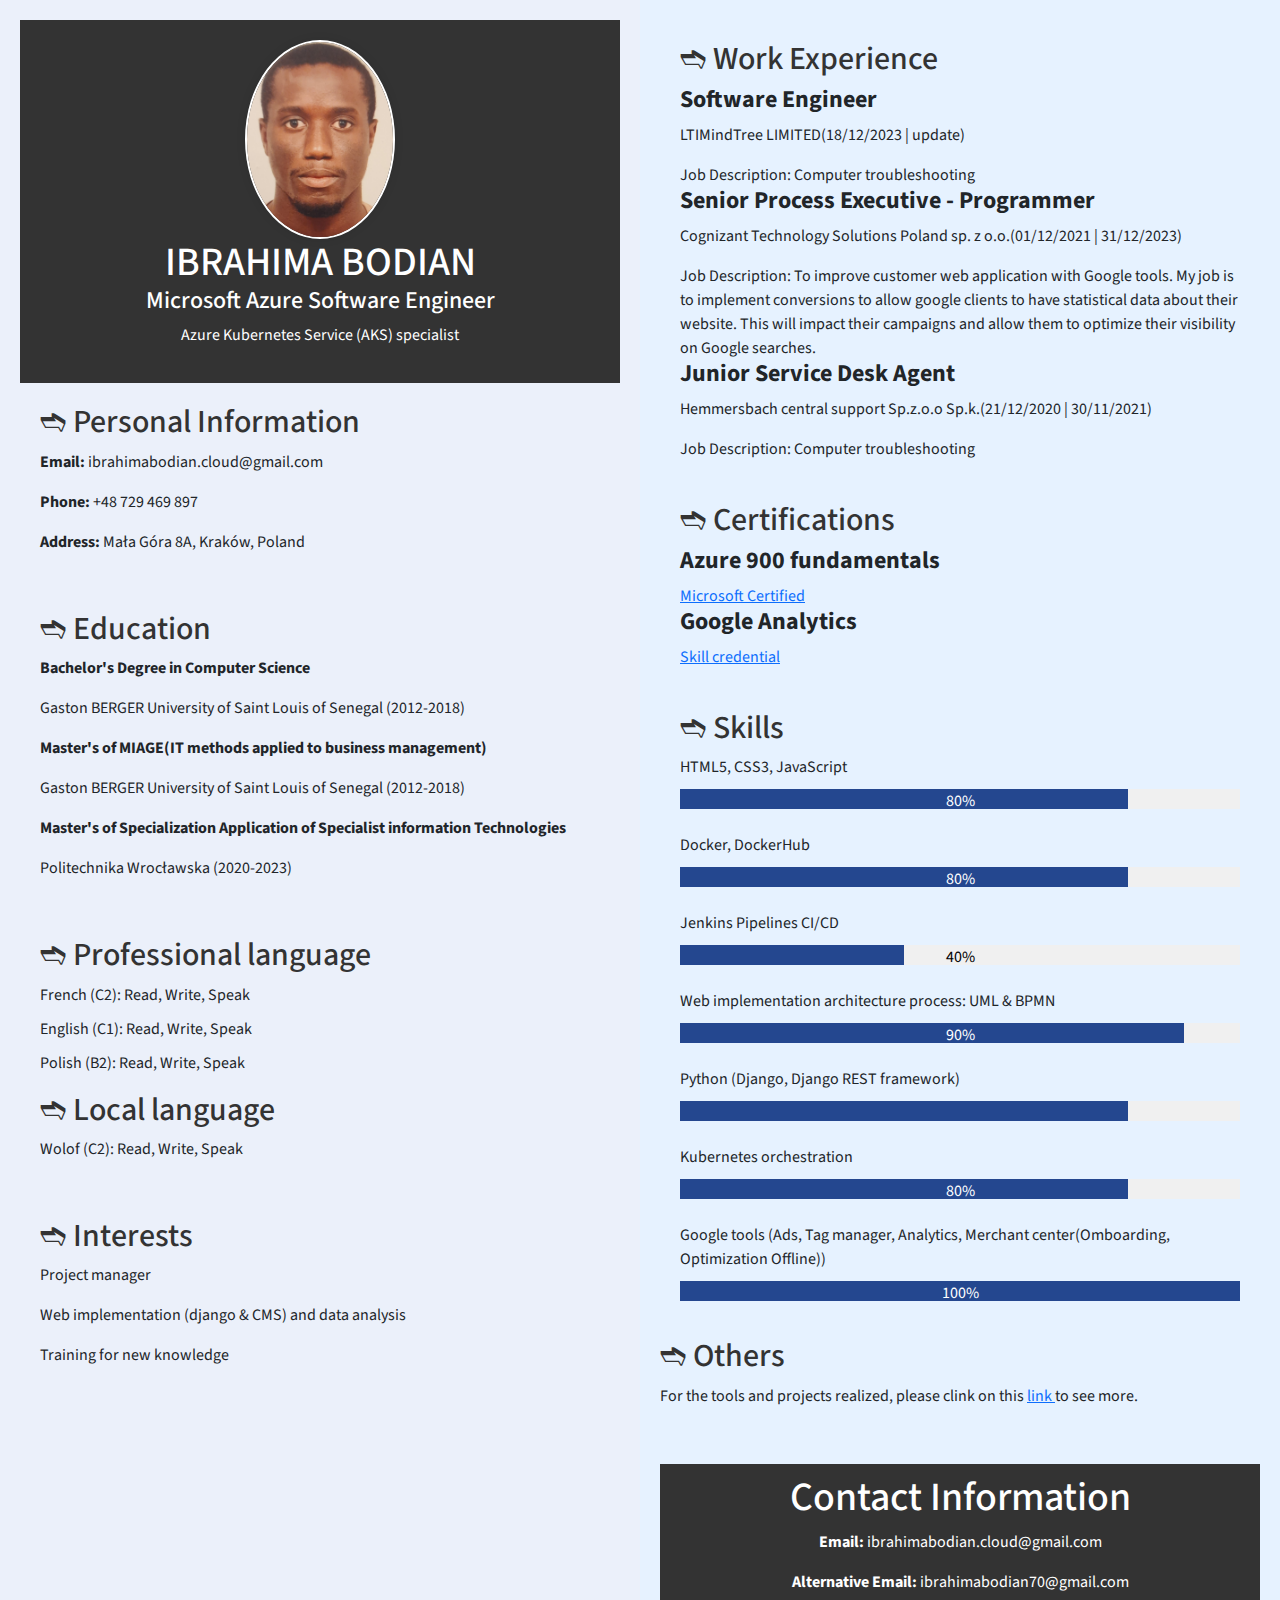
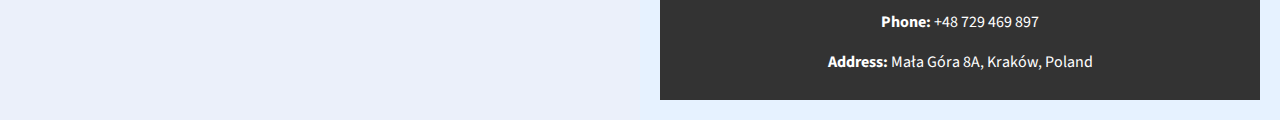
<file: index.html>
<!DOCTYPE html>
<html lang="en">
<head>
  <meta charset="UTF-8">
  <meta name="viewport" content="width=device-width, initial-scale=1.0">
  <title>Professional CV</title>
  <link href="https://cdn.jsdelivr.net/npm/bootstrap@5.3.3/dist/css/bootstrap.min.css" rel="stylesheet" integrity="sha384-QWTKZyjpPEjISv5WaRU9OFeRpok6YctnYmDr5pNlyT2bRjXh0JMhjY6hW+ALEwIH" crossorigin="anonymous">
  <link rel="preconnect" href="https://fonts.googleapis.com">
  <link rel="preconnect" href="https://fonts.gstatic.com" crossorigin>
  <link href="https://fonts.googleapis.com/css2?family=Rakkas&family=Source+Sans+3:ital,wght@0,200..900;1,200..900&display=swap" rel="stylesheet">
  <link rel="stylesheet" href="style_1.css">
</head>
<body>
  <div class="left-side">
    <!-- Content for the left side -->
    <header>
      <img src="bodian.jpg" alt="Profile Picture">
      <h1>IBRAHIMA BODIAN</h1>
      <h4>Microsoft Azure Software Engineer</h4>
      <p>Azure Kubernetes Service (AKS) specialist</p>
    </header>
    <section id="personal-info">
      <h2> &#10156; Personal Information</h2>
      <p><strong>Email:</strong> ibrahimabodian.cloud@gmail.com</p>
      <p><strong>Phone:</strong> +48 729 469 897</p>
      <p><strong>Address:</strong> Mała Góra 8A, Kraków, Poland</p>
    </section>
    <section id="education">
      <h2> &#10156; Education</h2>
      <p><strong>Bachelor's Degree in Computer Science</strong></p>
      <p>Gaston BERGER University of Saint Louis of Senegal (2012-2018)</p>
      <p><strong>Master's of MIAGE(IT methods applied to business management)</strong></p>
      <p>Gaston BERGER University of Saint Louis of Senegal (2012-2018)</p>
      <p><strong>Master's of Specialization Application of Specialist information Technologies</strong></p>
      <p>Politechnika Wrocławska (2020-2023)</p>

    </section>

    <section id="language">
      <h2> &#10156; Professional language</h2>
        <ul>
          <li>French (C2): Read, Write, Speak</li>
          <li>English (C1): Read, Write, Speak</li>
          <li>Polish (B2): Read, Write, Speak</li>
        </ul>

      <h2> &#10156; Local language</h2>
        <ul>
          <li>Wolof (C2): Read, Write, Speak</li>
        </ul>
    </section>

    <section id="interests">
      <h2> &#10156; Interests</h2>
      <p>Project manager</p>
      <p>Web implementation (django & CMS) and data analysis</p>
      <p>Training for new knowledge</p>
      
    </section>
  </div>

  <div class="right-side">
    <!-- Content for the right side -->
    <section id="experience">
      <h2> &#10156; Work Experience</h2>

      <h4><strong>Software Engineer</strong></h4>
      <p> LTIMindTree LIMITED(18/12/2023 | update)</p>
      <span>Job Description: Computer troubleshooting</span>
      <span class="experience-space"></span>
     
      <h4><strong>Senior Process Executive - Programmer</strong></h4>
      <p> Cognizant Technology Solutions Poland sp. z o.o.(01/12/2021 | 31/12/2023)</p>
      <span>Job Description: To improve customer web application with Google tools.
        My job is to implement conversions to allow google clients
        to have statistical data about their website. This will impact
        their campaigns and allow them to optimize their visibility on
        Google searches.</span>
      <span class="experience-space"></span>

      <h4><strong>Junior Service Desk Agent</strong></h4>
      <p> Hemmersbach central support Sp.z.o.o Sp.k.(21/12/2020 | 30/11/2021)</p>
      <span>Job Description: Computer troubleshooting</span>
      <span class="experience-space"></span>


    </section>

    <section>
      <h2> &#10156; Certifications</h2>
      <h4> <strong> Azure 900 fundamentals </strong> </h4>
      <a href="https://learn.microsoft.com/api/credentials/share/en-us/IbrahimaBodian-4845/5A4E04B0635D5C36?sharingId=4E89A3D077228380">Microsoft Certified</a>
      <h4> <strong> Google Analytics </strong> </h4>
      <a href="https://skillshop.credential.net/be251059-58da-416e-bed9-cc1cefd4e6ea">Skill credential</a>
    </section>

    <section id="skills-list">
      <h2> &#10156;  Skills</h2>
      <ul>

        <li>HTML5, CSS3, JavaScript</li>
        <div class="progress-bar" style="--progress: 80%;">
          <span class="progress-text">80%</span>
        </div>
        <span class="skill-space"></span>

        <li>Docker, DockerHub</li>
         <div class="progress-bar" style="--progress: 80%;">
           <span class="progress-text">80%</span>
         </div>
         <span class="skill-space"></span>

        <li>Jenkins Pipelines CI/CD</li>
         <div class="progress-bar" style="--progress: 40%;">
           <span class="progress-text" style="color: black;">40%</span>
         </div>
         <span class="skill-space"></span>

        <li>Web implementation architecture process: UML & BPMN</li>
         <div class="progress-bar" style="--progress: 90%;">
           <span class="progress-text">90%</span>
         </div>
         <span class="skill-space"></span>

        <li>Python (Django, Django REST framework)</li>
         <div class="progress-bar" style="--progress: 80%;">
           span class="progress-text">80%</span>
         </div>
         <span class="skill-space"></span>

        <li>Kubernetes orchestration</li>
         <div class="progress-bar" style="--progress: 80%;">
           <span class="progress-text">80%</span>
         </div>
         
         <span class="skill-space"></span>

        <li>Google tools (Ads, Tag manager, Analytics, Merchant center(Omboarding, Optimization Offline))</li>
         <div class="progress-bar" style="--progress: 100%;">
           <span class="progress-text">100%</span>
         </div>
         
      </ul>
    </section id="others">
      <h2> &#10156; Others</h2>
      <p>For the tools and projects realized, please clink on this <a href="projects.html"> link </a> to see more.</p>
    <section>
      
    </section>
    <footer>
      <h1>Contact Information</h1>
      <p><strong>Email:</strong> ibrahimabodian.cloud@gmail.com</p>
      <p><strong>Alternative Email:</strong> ibrahimabodian70@gmail.com</p>
      <p><strong>Phone:</strong> +48 729 469 897</p>
      <p><strong>Address:</strong> Mała Góra 8A, Kraków, Poland</p>
    </footer>
  </div>

  <script src="script.js"></script>
  <script src="https://cdn.jsdelivr.net/npm/bootstrap@5.3.3/dist/js/bootstrap.bundle.min.js" integrity="sha384-YvpcrYf0tY3lHB60NNkmXc5s9fDVZLESaAA55NDzOxhy9GkcIdslK1eN7N6jIeHz" crossorigin="anonymous"></script>
</body>
</html>
</file>
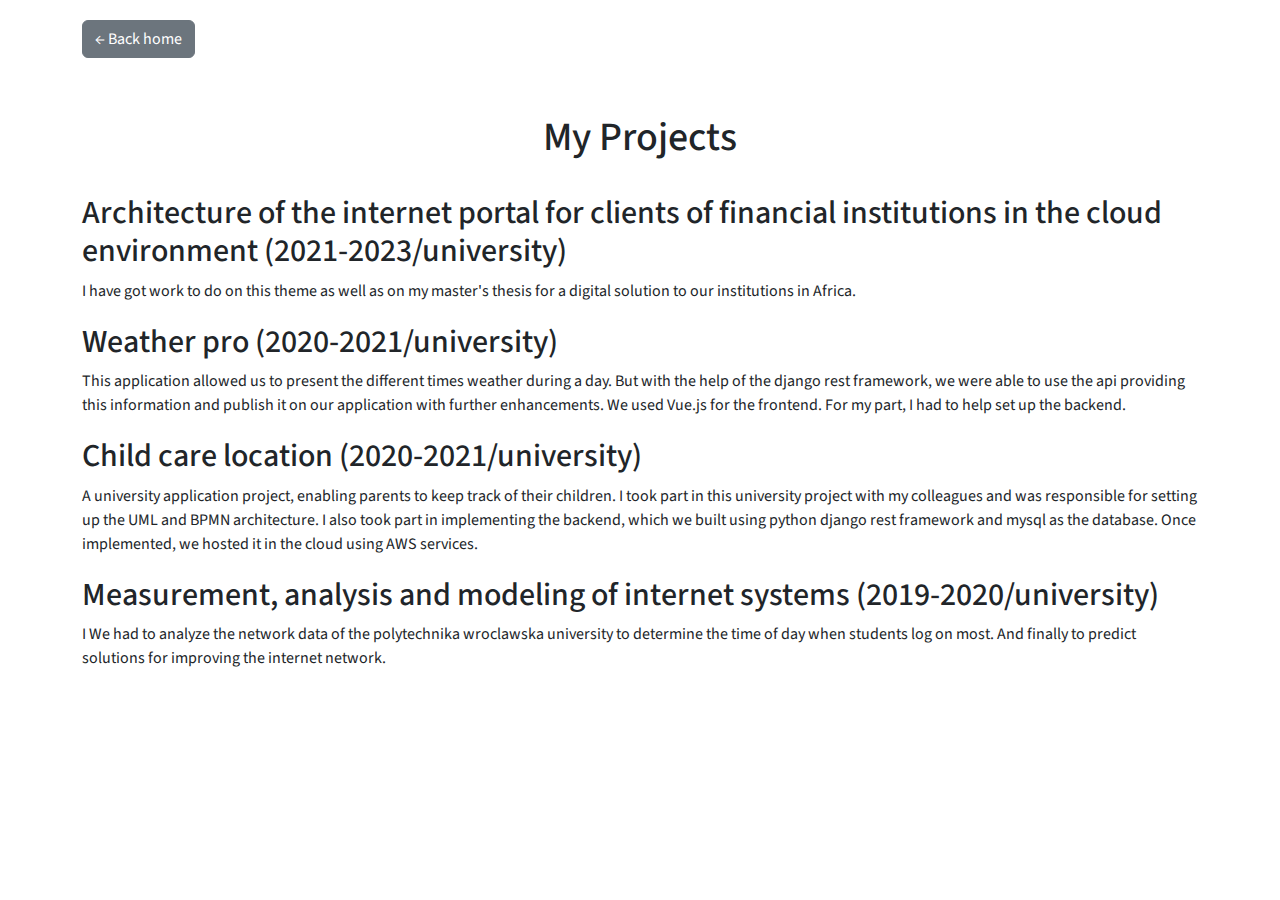
<file: projects.html>
<!DOCTYPE html>
<html lang="en">
<head>
  <meta charset="UTF-8">
  <meta name="viewport" content="width=device-width, initial-scale=1.0">
  <title>My Projects</title>
  <link href="https://cdn.jsdelivr.net/npm/bootstrap@5.3.3/dist/css/bootstrap.min.css" rel="stylesheet" integrity="sha384-QWTKZyjpPEjISv5WaRU9OFeRpok6YctnYmDr5pNlyT2bRjXh0JMhjY6hW+ALEwIH" crossorigin="anonymous">
  <link rel="preconnect" href="https://fonts.googleapis.com">
  <link rel="preconnect" href="https://fonts.gstatic.com" crossorigin>
  <link href="https://fonts.googleapis.com/css2?family=Rakkas&family=Source+Sans+3:ital,wght@0,200..900;1,200..900&display=swap" rel="stylesheet">
  <link rel="stylesheet" href="style.css">
</head>
<body class="container">
  <div>
    <h2 class="btn btn-secondary" >&#8592;  <a href="index.html" id="home"> Back home </a></h2>
  </div>
  <br>
  <br>
  <div class="container projects">
    <h1 class="title">My Projects</h1>
  </div>
  
  <br>
  <div class="project">
    <h2>Architecture of the internet portal for clients of financial institutions in the cloud environment (2021-2023/university)
</h2>
    <p>
      I have got work to do on this theme as well as on my master's thesis for a digital solution to our institutions in Africa.

    </p>
    <!-- <button onclick="showProject('projectA')">View Project</button> -->
  </div>

  <div class="project">
    <h2>Weather pro (2020-2021/university)</h2>
    <p>
      This application allowed us to present the different times
      weather during a day. But with the help of the django rest
      framework, we were able to use the api providing this
      information and publish it on our application with further
      enhancements. We used Vue.js for the frontend. For my part,
      I had to help set up the backend.
    </p>

    <!-- <button onclick="showProject('projectB')">View Project</button> -->

  </div>

  <div class="project">
    <h2>Child care location (2020-2021/university)</h2>
    <p>
      A university application project, enabling parents to keep
      track of their children. I took part in this university project
      with my colleagues and was responsible for setting up the
      UML and BPMN architecture. I also took part in
      implementing the backend, which we built using python
      django rest framework and mysql as the database. Once
      implemented, we hosted it in the cloud using AWS services.
    </p>
    <!-- <button onclick="showProject('projectA')">View Project</button> -->
  </div>

  <div class="project">
      <h2>Measurement, analysis and modeling of internet systems (2019-2020/university)</h2>
      <p>
        I We had to analyze the network data of the polytechnika
        wroclawska university to determine the time of day when
        students log on most. And finally to predict solutions for
        improving the internet network.

      </p>
      <!-- <button onclick="showProject('projectA')">View Project</button> -->
    </div>










  <div id="projectA" class="hidden">
    <!-- Content for Project A -->
    
  </div>

  <div id="projectB" class="hidden">
    <!-- Content for Project B -->
  </div>

  <script src="script.js"></script>
  <script src="https://cdn.jsdelivr.net/npm/bootstrap@5.3.3/dist/js/bootstrap.bundle.min.js" integrity="sha384-YvpcrYf0tY3lHB60NNkmXc5s9fDVZLESaAA55NDzOxhy9GkcIdslK1eN7N6jIeHz" crossorigin="anonymous"></script>
</body>
</html>
</file>
<file: style_1.css>
body {
  font-family: Arial, sans-serif;
  margin: 0;
  padding: 0;
  display: flex; /* Use flexbox */
  font-style: normal;
  font-family: "Source Sans 3", sans-serif;
  font-optical-sizing: auto;
  font-weight: 12px;
  
}

.left-side {
  flex: 1; /* Make it take up 50% of the available space */
  background-color: #ebf0fa ; /* Adjust background color as needed #f0f0f0 */
  padding: 20px;
}

.right-side {
  flex: 1; /* Make it take up 50% of the available space */
  background-color: #e6f2ff;
  padding: 20px;
}

header {
  background-color: #333;
  color: #fff;
  padding: 20px;
  text-align: center;
}

header h1 {
  margin: 0;
}

section {
  padding: 20px;
}

h2{
  color: #333;
  transition: color 0.3s ease;
}
h2:hover {
  color: brown; /* Change color on hover */
/*  background-color: brown;*/
/*  border-radius: 12px;*/
}

footer {
  background-color: #333;
  color: #fff;
  padding: 10px 20px;
  text-align: center;
}

ul {
  list-style-type: none;
  padding: 0;
}

li {
  margin-bottom: 10px;
}

/* Styles for the image */
header img {
  width: 150px; /* Adjust the width as needed */
  height: auto;
  border-radius: 50%; /* For a rounded image */
  border: 2px solid #fff; /* Optional: Add a white border */
  box-shadow: 0 0 10px rgba(0, 0, 0, 0.1); /* Optional: Add a subtle shadow */
}

.experience-space{
  margin-right: 10px;
}

.skills-list {
  list-style-type: none;
  padding: 0;
}

.skills-list li {
  margin-bottom: 15px;
}


.progress-bar {
  height: 20px;
  background-color: #f0f0f0;
  position: relative;
}

.progress-text {
  position: absolute;
  top: 60%;
  left: 50%;
  transform: translate(-50%, -50%);
  color: white;
  z-index: 1;
}

.progress-bar::after {
  content: "";
  position: absolute;
  top: 0;
  left: 0;
  height: 100%;
  width: var(--progress);
  background-color: #24478f;
}

.skill-space {
  margin-right: 10px; /* Adjust the margin-right value to add space between elements within list items */
}







-------------------------------------------------------------------
/* Adjustments for smaller screens */
@media (max-width: 768px) {
  header img {
    width: 120px;
  }
}
</file>
<file: style.css>
body {
  font-family: Arial, sans-serif;
  margin: 0;
  padding: 20px;
  font-style: normal;
  font-style: normal;
  font-family: "Source Sans 3", sans-serif;
  font-optical-sizing: auto;
  font-weight: 12px;
}

#home{
  color: white;
  text-decoration: none;
}


h1{
  text-align: center;
}

/* Styles for projects */
.project {
  margin-bottom: 20px;
}

/* Hide content by default */
.hidden {
  display: none;
}
</file>
